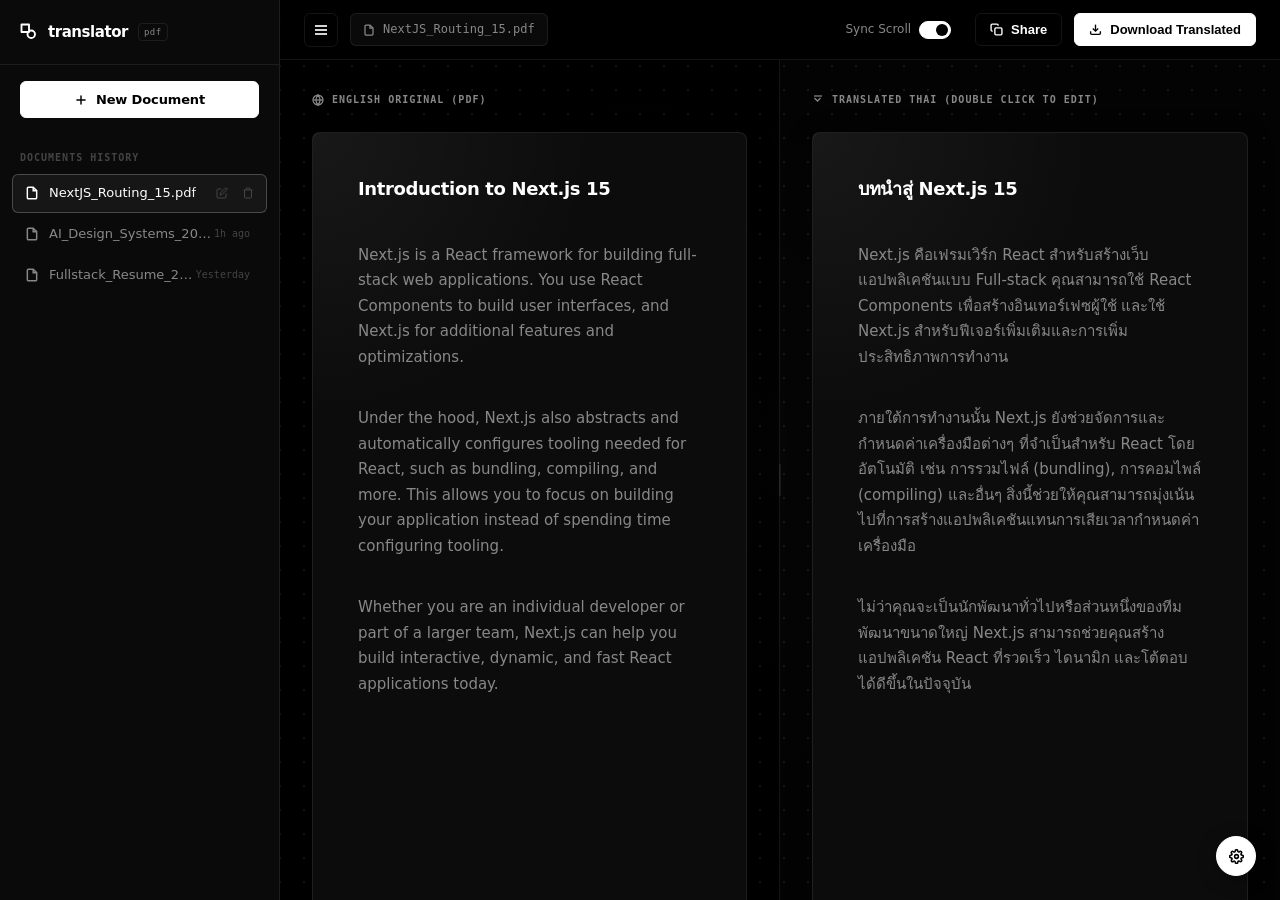
<file: ดีไซน์เว็บแปลภาษา-Translator-PDF/translator-pdf-prototype.html>
<!doctype html>
<html lang="th">
<head>
  <meta charset="utf-8" />
  <meta name="viewport" content="width=device-width, initial-scale=1" />
  <title>translator pdf — Next.js B&W Document Translation System</title>
  <style>
    /* =========================================================================
       DESIGN SYSTEM & BASE STYLING (Next.js Black & White Theme)
       ========================================================================= */
    :root {
      /* Next.js Dark Theme (Default) */
      --bg: #000000;
      --surface-base: #0a0a0a;
      --surface-card: #0c0c0c;
      --surface-hover: #161616;
      
      --fg: #ffffff;
      --fg-muted: #888888;
      --fg-subtle: #444444;
      
      --border: rgba(255, 255, 255, 0.08);
      --border-focus: rgba(255, 255, 255, 0.22);
      
      --accent: #ffffff;
      --accent-hover: #e5e5e5;
      --accent-glow: rgba(255, 255, 255, 0.05);
      
      --font-display: -apple-system, BlinkMacSystemFont, "Geist Sans", "SF Pro Display", system-ui, sans-serif;
      --font-body: -apple-system, BlinkMacSystemFont, "Geist Sans", "SF Pro Text", system-ui, sans-serif;
      --font-mono: "Geist Mono", "SF Mono", ui-monospace, Menlo, monospace;
      
      --sidebar-width: 280px;
      --split-ratio: 50%;
      --transition-smooth: all 0.25s cubic-bezier(0.16, 1, 0.3, 1);
    }

    /* Next.js Light Theme Override */
    body.theme-light {
      --bg: #ffffff;
      --surface-base: #fafafa;
      --surface-card: #ffffff;
      --surface-hover: #f3f4f6;
      
      --fg: #000000;
      --fg-muted: #666666;
      --fg-subtle: #a1a1aa;
      
      --border: rgba(0, 0, 0, 0.08);
      --border-focus: rgba(0, 0, 0, 0.2);
      
      --accent: #000000;
      --accent-hover: #1f1f1f;
      --accent-glow: rgba(0, 0, 0, 0.03);
    }

    * {
      box-sizing: border-box;
      margin: 0;
      padding: 0;
    }

    body {
      background-color: var(--bg);
      color: var(--fg);
      font-family: var(--font-body);
      font-size: 14px;
      line-height: 1.6;
      height: 100vh;
      overflow: hidden;
      display: flex;
      -webkit-font-smoothing: antialiased;
      transition: background-color 0.5s cubic-bezier(0.16, 1, 0.3, 1), color 0.5s cubic-bezier(0.16, 1, 0.3, 1);
      
      /* Subtle Next.js Dot Matrix Grid Pattern */
      background-image: radial-gradient(var(--border) 1px, transparent 1px);
      background-size: 24px 24px;
      background-position: center center;
    }

    /* Premium Universal Transitions */
    .sidebar, .main-header, .document-page-card, .btn-secondary, .btn-primary, .new-btn, .history-item {
      transition: background-color 0.5s cubic-bezier(0.16, 1, 0.3, 1),
                  color 0.5s cubic-bezier(0.16, 1, 0.3, 1),
                  border-color 0.5s cubic-bezier(0.16, 1, 0.3, 1),
                  box-shadow 0.5s cubic-bezier(0.16, 1, 0.3, 1),
                  transform 0.35s cubic-bezier(0.16, 1, 0.3, 1),
                  margin-left 0.35s cubic-bezier(0.16, 1, 0.3, 1);
    }

    /* Glow effect behind the workspace */
    .radial-glow {
      position: absolute;
      top: 50%;
      left: 50%;
      transform: translate(-50%, -50%);
      width: 800px;
      height: 800px;
      background: radial-gradient(circle, rgba(255, 255, 255, 0.015) 0%, transparent 70%);
      pointer-events: none;
      z-index: 0;
      transition: background 0.3s ease;
    }
    
    body.theme-light .radial-glow {
      background: radial-gradient(circle, rgba(0, 0, 0, 0.01) 0%, transparent 70%);
    }

    /* =========================================================================
       LAYOUT ARCHITECTURE
       ========================================================================= */
    .app-container {
      display: flex;
      width: 100%;
      height: 100vh;
      z-index: 1;
      position: relative;
    }

    /* Left Sidebar: Document History Logs (Collapsible) */
    aside.sidebar {
      width: var(--sidebar-width);
      height: 100%;
      background: var(--surface-base);
      border-right: 1px solid var(--border);
      display: flex;
      flex-direction: column;
      flex-shrink: 0;
      transition: transform 0.35s cubic-bezier(0.16, 1, 0.3, 1), margin-left 0.35s cubic-bezier(0.16, 1, 0.3, 1);
      z-index: 100;
      position: relative;
    }

    aside.sidebar.collapsed {
      margin-left: calc(-1 * var(--sidebar-width));
      pointer-events: none;
    }

    /* Middle Section: Main Workspace */
    main.main-content {
      flex: 1;
      display: flex;
      flex-direction: column;
      height: 100%;
      overflow: hidden;
      position: relative;
      background: transparent;
    }

    /* =========================================================================
       SIDEBAR COMPONENTS (AI Chat History Vibe)
       ========================================================================= */
    .sidebar-header {
      padding: 20px;
      border-bottom: 1px solid var(--border);
      display: flex;
      align-items: center;
      justify-content: space-between;
    }

    .brand-logo {
      display: flex;
      align-items: center;
      gap: 10px;
      font-family: var(--font-display);
      font-size: 15px;
      font-weight: 700;
      letter-spacing: -0.03em;
    }

    .brand-logo svg {
      color: var(--fg);
    }

    .brand-logo span.badge {
      font-size: 9px;
      font-family: var(--font-mono);
      background: transparent;
      border: 1px solid var(--border);
      padding: 1px 5px;
      border-radius: 4px;
      color: var(--fg-muted);
      letter-spacing: 0.05em;
      font-weight: 500;
    }

    .new-btn {
      margin: 16px 20px;
      padding: 10px 14px;
      background: var(--fg);
      color: var(--bg);
      border: 1px solid var(--fg);
      border-radius: 6px;
      font-weight: 600;
      font-size: 13px;
      cursor: pointer;
      display: flex;
      align-items: center;
      justify-content: center;
      gap: 8px;
      transition: var(--transition-smooth);
      font-family: var(--font-display);
      letter-spacing: -0.01em;
    }

    .new-btn:hover {
      background: transparent;
      color: var(--fg);
      border-color: var(--border-focus);
    }

    .history-section {
      flex: 1;
      overflow-y: auto;
      padding: 0 12px 16px 12px;
    }

    /* Custom thin scrollbar matching Next.js */
    .history-section::-webkit-scrollbar,
    .pane::-webkit-scrollbar {
      width: 5px;
      height: 5px;
    }

    .history-section::-webkit-scrollbar-track,
    .pane::-webkit-scrollbar-track {
      background: transparent;
    }

    .history-section::-webkit-scrollbar-thumb,
    .pane::-webkit-scrollbar-thumb {
      background: var(--border);
      border-radius: 99px;
    }

    .history-section::-webkit-scrollbar-thumb:hover,
    .pane::-webkit-scrollbar-thumb:hover {
      background: var(--border-focus);
    }

    .history-group-title {
      font-family: var(--font-mono);
      font-size: 10px;
      color: var(--fg-subtle);
      margin: 16px 8px 8px 8px;
      text-transform: uppercase;
      letter-spacing: 0.1em;
      font-weight: 600;
    }

    .history-item {
      display: flex;
      align-items: center;
      justify-content: space-between;
      padding: 8px 12px;
      border-radius: 6px;
      cursor: pointer;
      transition: var(--transition-smooth);
      margin-bottom: 2px;
      border: 1px solid transparent;
      position: relative;
      group-hover: show-actions;
    }

    .history-item:hover {
      background: var(--surface-hover);
      border-color: var(--border);
    }

    .history-item.active {
      background: var(--surface-hover);
      border-color: var(--border-focus);
    }

    .history-item-info {
      display: flex;
      align-items: center;
      gap: 10px;
      min-width: 0;
      flex: 1;
    }

    .history-item-icon {
      color: var(--fg-muted);
      flex-shrink: 0;
      transition: var(--transition-smooth);
    }

    .history-item.active .history-item-icon {
      color: var(--fg);
    }

    .history-item-title {
      white-space: nowrap;
      overflow: hidden;
      text-overflow: ellipsis;
      font-weight: 500;
      font-size: 13px;
      color: var(--fg-muted);
      transition: var(--transition-smooth);
    }

    .history-item.active .history-item-title,
    .history-item:hover .history-item-title {
      color: var(--fg);
    }

    /* Item actions visible on hover */
    .history-item-actions {
      display: flex;
      align-items: center;
      gap: 6px;
      opacity: 0;
      transform: translateX(8px);
      transition: opacity 0.2s cubic-bezier(0.16, 1, 0.3, 1), 
                  transform 0.2s cubic-bezier(0.16, 1, 0.3, 1);
      position: absolute;
      right: 8px;
      background: linear-gradient(90deg, transparent 0%, var(--surface-hover) 30%, var(--surface-hover) 100%);
      padding-left: 20px;
      height: 100%;
      top: 0;
      border-top-right-radius: 6px;
      border-bottom-right-radius: 6px;
    }

    .history-item:hover .history-item-actions,
    .history-item.active .history-item-actions {
      opacity: 1;
      transform: translateX(0);
    }

    .action-btn {
      background: transparent;
      border: 0;
      color: var(--fg-subtle);
      cursor: pointer;
      display: grid;
      place-items: center;
      padding: 4px;
      border-radius: 4px;
      transition: var(--transition-smooth);
    }

    .action-btn:hover {
      color: var(--fg);
      background: rgba(255, 255, 255, 0.1);
    }
    
    body.theme-light .action-btn:hover {
      background: rgba(0, 0, 0, 0.05);
    }

    .history-item-meta {
      font-family: var(--font-mono);
      font-size: 10px;
      color: var(--fg-subtle);
      flex-shrink: 0;
      margin-right: 4px;
    }

    .history-item:hover .history-item-meta {
      opacity: 0; /* Hide timestamp when action buttons show */
    }

    .history-item-input {
      background: transparent;
      border: 0;
      outline: none;
      color: var(--fg);
      font-family: var(--font-body);
      font-size: 13px;
      font-weight: 500;
      width: 100%;
      padding: 0;
    }

    .sidebar-footer {
      padding: 16px 20px;
      border-top: 1px solid var(--border);
      display: flex;
      align-items: center;
      gap: 12px;
      background: rgba(10, 10, 10, 0.2);
    }

    .user-avatar {
      width: 32px;
      height: 32px;
      border-radius: 50%;
      background: var(--surface-hover);
      border: 1px solid var(--border);
      display: flex;
      align-items: center;
      justify-content: center;
      color: var(--fg);
      font-family: var(--font-mono);
      font-size: 11px;
      font-weight: 600;
    }

    .user-info {
      min-width: 0;
    }

    .user-name {
      font-weight: 600;
      font-size: 13px;
      white-space: nowrap;
      overflow: hidden;
      text-overflow: ellipsis;
      letter-spacing: -0.01em;
    }

    .user-plan {
      font-size: 10px;
      color: var(--fg-muted);
      font-family: var(--font-mono);
      display: flex;
      align-items: center;
      gap: 4px;
    }

    .user-plan::before {
      content: '';
      display: inline-block;
      width: 6px;
      height: 6px;
      border-radius: 50%;
      background: #10b981; /* Live green badge */
    }

    /* =========================================================================
       MAIN CONTENT COMPONENTS (Header & States)
       ========================================================================= */
    .main-header {
      height: 60px;
      border-bottom: 1px solid var(--border);
      display: flex;
      align-items: center;
      justify-content: space-between;
      padding: 0 24px;
      background: rgba(0, 0, 0, 0.3);
      backdrop-filter: blur(12px);
      -webkit-backdrop-filter: blur(12px);
      z-index: 10;
    }

    body.theme-light .main-header {
      background: rgba(255, 255, 255, 0.3);
    }

    .header-left {
      display: flex;
      align-items: center;
      gap: 12px;
    }

    .menu-toggle-btn {
      background: transparent;
      border: 1px solid var(--border);
      color: var(--fg);
      cursor: pointer;
      display: flex;
      align-items: center;
      justify-content: center;
      width: 34px;
      height: 34px;
      border-radius: 6px;
      transition: var(--transition-smooth);
    }

    .menu-toggle-btn:hover {
      background: var(--surface-hover);
      border-color: var(--border-focus);
    }

    .document-title-badge {
      font-family: var(--font-mono);
      font-size: 12px;
      background: var(--surface-base);
      border: 1px solid var(--border);
      padding: 6px 12px;
      border-radius: 6px;
      color: var(--fg-muted);
      display: flex;
      align-items: center;
      gap: 8px;
      font-weight: 500;
    }

    .header-actions {
      display: flex;
      align-items: center;
      gap: 12px;
    }

    /* Sync Scroll Switch style */
    .sync-toggle-container {
      display: flex;
      align-items: center;
      gap: 8px;
      margin-right: 12px;
      font-size: 12px;
      color: var(--fg-muted);
      font-weight: 500;
    }

    .switch {
      position: relative;
      display: inline-block;
      width: 32px;
      height: 18px;
    }

    .switch input {
      opacity: 0;
      width: 0;
      height: 0;
    }

    .slider-round {
      position: absolute;
      cursor: pointer;
      inset: 0;
      background-color: var(--surface-hover);
      border: 1px solid var(--border);
      transition: .2s;
      border-radius: 34px;
    }

    .slider-round:before {
      position: absolute;
      content: "";
      height: 12px;
      width: 12px;
      left: 2px;
      bottom: 2px;
      background-color: var(--fg-muted);
      transition: .2s;
      border-radius: 50%;
    }

    input:checked + .slider-round {
      background-color: var(--fg);
      border-color: var(--fg);
    }

    input:checked + .slider-round:before {
      transform: translateX(14px);
      background-color: var(--bg);
    }

    .btn-secondary {
      background: transparent;
      color: var(--fg);
      border: 1px solid var(--border);
      padding: 8px 14px;
      border-radius: 6px;
      cursor: pointer;
      display: flex;
      align-items: center;
      gap: 8px;
      font-weight: 600;
      font-size: 13px;
      transition: var(--transition-smooth);
    }

    .btn-secondary:hover {
      background: var(--surface-hover);
      border-color: var(--border-focus);
    }

    .btn-primary {
      background: var(--fg);
      color: var(--bg);
      border: 1px solid var(--fg);
      padding: 8px 14px;
      border-radius: 6px;
      cursor: pointer;
      display: flex;
      align-items: center;
      gap: 8px;
      font-weight: 600;
      font-size: 13px;
      transition: var(--transition-smooth);
    }

    .btn-primary:hover {
      background: transparent;
      color: var(--fg);
      border-color: var(--border-focus);
    }

    /* Workspace Content Frame */
    .workspace-area {
      flex: 1;
      position: relative;
      overflow: hidden;
    }

    /* =========================================================================
       STATE 1: FILE UPLOAD SCREEN
       ========================================================================= */
    .state-upload {
      display: flex;
      flex-direction: column;
      align-items: center;
      justify-content: center;
      height: 100%;
      padding: 40px;
      text-align: center;
      animation: fadeIn 0.4s ease;
    }

    .upload-container {
      width: 100%;
      max-width: 580px;
      background: rgba(10, 10, 10, 0.4);
      border: 1px dashed var(--border);
      border-radius: 12px;
      padding: 80px 40px;
      cursor: pointer;
      transition: var(--transition-smooth);
      position: relative;
      overflow: hidden;
    }

    body.theme-light .upload-container {
      background: rgba(255, 255, 255, 0.6);
    }

    .upload-container:hover, .upload-container.dragover {
      border-color: var(--fg);
      background: var(--surface-base);
    }

    .upload-icon-wrapper {
      width: 54px;
      height: 54px;
      border-radius: 8px;
      background: var(--surface-hover);
      border: 1px solid var(--border);
      display: grid;
      place-items: center;
      margin: 0 auto 24px auto;
      color: var(--fg-muted);
      transition: var(--transition-smooth);
    }

    .upload-container:hover .upload-icon-wrapper,
    .upload-container.dragover .upload-icon-wrapper {
      color: var(--fg);
      border-color: var(--border-focus);
      transform: translateY(-2px);
    }

    .upload-title {
      font-family: var(--font-display);
      font-size: 16px;
      font-weight: 600;
      margin-bottom: 8px;
      letter-spacing: -0.02em;
    }

    .upload-desc {
      color: var(--fg-muted);
      margin-bottom: 24px;
      font-size: 13px;
    }

    .file-limits {
      font-family: var(--font-mono);
      font-size: 10px;
      color: var(--fg-subtle);
      letter-spacing: 0.05em;
    }

    /* =========================================================================
       STATE 2: PROCESSING / TRANSLATION STEPS
       ========================================================================= */
    .state-processing {
      display: none;
      flex-direction: column;
      align-items: center;
      justify-content: center;
      height: 100%;
      padding: 40px;
      animation: fadeIn 0.3s ease;
    }

    .progress-box {
      width: 100%;
      max-width: 420px;
      background: var(--surface-base);
      border: 1px solid var(--border);
      border-radius: 12px;
      padding: 32px;
    }

    .progress-title {
      font-family: var(--font-display);
      font-size: 15px;
      font-weight: 600;
      margin-bottom: 24px;
      text-align: center;
      letter-spacing: -0.01em;
    }

    .progress-steps {
      display: flex;
      flex-direction: column;
      gap: 16px;
    }

    .step-item {
      display: flex;
      align-items: center;
      gap: 14px;
      color: var(--fg-subtle);
      transition: var(--transition-smooth);
    }

    .step-item.active {
      color: var(--fg);
    }

    .step-item.completed {
      color: var(--fg-muted);
    }

    .step-dot {
      width: 20px;
      height: 20px;
      border-radius: 50%;
      border: 1.5px solid var(--border);
      display: grid;
      place-items: center;
      font-size: 10px;
      font-family: var(--font-mono);
      font-weight: 600;
      flex-shrink: 0;
      transition: var(--transition-smooth);
    }

    .step-item.active .step-dot {
      border-color: var(--fg);
      background: var(--bg);
      position: relative;
    }

    .step-item.active .step-dot::after {
      content: '';
      width: 6px;
      height: 6px;
      background: var(--fg);
      border-radius: 50%;
    }

    .step-item.completed .step-dot {
      background: var(--fg);
      border-color: var(--fg);
      color: var(--bg);
    }

    .progress-bar-bg {
      height: 2px;
      background: var(--border);
      border-radius: 2px;
      margin-top: 24px;
      overflow: hidden;
    }

    .progress-bar-fill {
      height: 100%;
      width: 0%;
      background: var(--fg);
      border-radius: 2px;
      transition: width 0.3s ease;
    }

    /* =========================================================================
       STATE 3: WORKSPACE SPLIT PANES
       ========================================================================= */
    .state-workspace {
      display: none;
      height: 100%;
      width: 100%;
      animation: fadeIn 0.4s ease;
    }

    .split-pane-container {
      display: flex;
      height: 100%;
      width: 100%;
      position: relative;
    }

    .pane {
      height: 100%;
      overflow-y: auto;
      padding: 32px;
      display: flex;
      flex-direction: column;
      scroll-behavior: auto; /* Required for fast sync scrolling */
    }

    .pane-left {
      width: var(--split-ratio);
      border-right: 1px solid var(--border);
      background: transparent;
    }

    .pane-right {
      width: calc(100% - var(--split-ratio));
      background: rgba(255, 255, 255, 0.01);
    }
    
    body.theme-light .pane-right {
      background: rgba(0, 0, 0, 0.005);
    }

    .pane-header-title {
      font-family: var(--font-mono);
      font-size: 10px;
      color: var(--fg-muted);
      text-transform: uppercase;
      letter-spacing: 0.1em;
      margin-bottom: 24px;
      display: flex;
      align-items: center;
      gap: 8px;
      font-weight: 600;
    }

    .document-page-card {
      background-color: var(--surface-card);
      background-image: radial-gradient(
        350px circle at var(--mouse-x, 0px) var(--mouse-y, 0px),
        var(--accent-glow) 0%,
        transparent 80%
      );
      background-repeat: no-repeat;
      border: 1px solid var(--border);
      border-radius: 8px;
      padding: 32px;
      min-height: 100%;
      box-shadow: 0 4px 30px rgba(0, 0, 0, 0.15);
      font-family: var(--font-body);
      font-size: 15px;
      color: var(--fg-muted);
      line-height: 1.7;
      position: relative;
      transition: border-color 0.3s ease, background-color 0.4s ease;
    }
    
    body.theme-light .document-page-card {
      box-shadow: 0 4px 30px rgba(0, 0, 0, 0.02);
    }

    /* Skeleton Loading & Text Reveal Animations */
    .skeleton-wrapper {
      width: 100%;
      display: flex;
      flex-direction: column;
      gap: 16px;
      padding: 12px;
      animation: fadeIn 0.3s ease;
    }

    .skeleton-line {
      height: 14px;
      background: linear-gradient(90deg, var(--border) 25%, var(--surface-hover) 50%, var(--border) 75%);
      background-size: 200% 100%;
      animation: skeleton-shimmer 1.5s infinite linear;
      border-radius: 4px;
      width: 100%;
    }

    .skeleton-line.heading {
      height: 22px;
      width: 45%;
      margin-bottom: 8px;
    }

    .skeleton-line.short {
      width: 60%;
    }

    @keyframes skeleton-shimmer {
      0% { background-position: 200% 0; }
      100% { background-position: -200% 0; }
    }

    .para-block.revealing {
      animation: text-reveal 0.6s cubic-bezier(0.16, 1, 0.3, 1) forwards;
      opacity: 0;
    }

    @keyframes text-reveal {
      from {
        opacity: 0;
        transform: translateY(8px);
        filter: blur(4px);
      }
      to {
        opacity: 1;
        transform: translateY(0);
        filter: blur(0);
      }
    }

    /* Drag over grid glow */
    .upload-glow-grid {
      position: absolute;
      inset: 0;
      background-image: 
        radial-gradient(circle 200px at var(--mouse-x, 0px) var(--mouse-y, 0px), var(--border-focus), transparent 80%),
        radial-gradient(var(--border) 1px, transparent 1px);
      background-size: 100% 100%, 20px 20px;
      opacity: 0.1;
      z-index: 1;
      pointer-events: none;
      transition: opacity 0.3s ease, background-size 0.3s ease;
    }
    
    .upload-container:hover .upload-glow-grid,
    .upload-container.dragover .upload-glow-grid {
      opacity: 0.35;
      background-size: 100% 100%, 24px 24px;
    }

    .document-page-card h3 {
      font-family: var(--font-display);
      font-size: 18px;
      font-weight: 600;
      color: var(--fg);
      margin-bottom: 20px;
      letter-spacing: -0.02em;
    }

    .document-page-card p {
      margin-bottom: 18px;
    }

    /* Paragraph Sync & Highlight Styles */
    .para-block {
      padding: 8px 12px;
      border-radius: 6px;
      border: 1px solid transparent;
      transition: color 0.15s ease-out, opacity 0.15s ease-out;
      cursor: pointer;
      position: relative;
      z-index: 2; /* Sit above highlight tracker */
    }
    
    .para-highlight-tracker {
      position: absolute;
      background: var(--surface-hover);
      border: 1px solid var(--border-focus);
      border-radius: 6px;
      pointer-events: none;
      opacity: 0;
      transition: top 0.2s cubic-bezier(0.16, 1, 0.3, 1), 
                  left 0.2s cubic-bezier(0.16, 1, 0.3, 1), 
                  width 0.2s cubic-bezier(0.16, 1, 0.3, 1), 
                  height 0.2s cubic-bezier(0.16, 1, 0.3, 1), 
                  opacity 0.2s ease;
      z-index: 1;
    }

    /* Edit Trigger Indicator */
    .para-block .edit-indicator {
      position: absolute;
      right: 12px;
      top: 50%;
      transform: translateY(-50%);
      opacity: 0;
      transition: opacity 0.2s ease;
      color: var(--fg-subtle);
    }

    .para-block:hover .edit-indicator {
      opacity: 1;
    }

    /* Inline Textarea Editor Mode */
    .para-editor {
      width: 100%;
      min-height: 80px;
      background: var(--surface-hover);
      color: var(--fg);
      border: 1px solid var(--border-focus);
      border-radius: 6px;
      padding: 8px 12px;
      font-family: var(--font-body);
      font-size: 15px;
      line-height: 1.7;
      outline: none;
      resize: vertical;
      margin-bottom: 12px;
    }

    .editor-actions {
      display: flex;
      justify-content: flex-end;
      gap: 8px;
      margin-bottom: 18px;
      margin-top: -8px;
    }

    .btn-xs {
      padding: 4px 8px;
      font-size: 11px;
      border-radius: 4px;
      font-weight: 600;
      cursor: pointer;
      display: inline-flex;
      align-items: center;
      gap: 4px;
    }

    .btn-xs.save {
      background: var(--fg);
      color: var(--bg);
      border: 1px solid var(--fg);
    }

    .btn-xs.cancel {
      background: transparent;
      color: var(--fg-muted);
      border: 1px solid var(--border);
    }

    .btn-xs:hover {
      opacity: 0.9;
    }

    /* Split Resize Bar */
    .split-resizer {
      position: absolute;
      top: 0;
      bottom: 0;
      left: calc(var(--split-ratio) - 4px);
      width: 8px;
      cursor: col-resize;
      z-index: 100;
      transition: background 0.15s;
    }

    .split-resizer:hover, .split-resizer.dragging {
      background: var(--surface-hover);
    }

    .split-resizer::after {
      content: '';
      position: absolute;
      top: 50%;
      left: 3px;
      transform: translateY(-50%);
      width: 2px;
      height: 32px;
      background: var(--border);
      border-radius: 1px;
      transition: var(--transition-smooth);
    }

    .split-resizer:hover::after, .split-resizer.dragging::after {
      background: var(--fg);
      height: 48px;
    }

    /* =========================================================================
       TWEAKS CONFIGURATION PANEL (Customizer)
       ========================================================================= */
    .tweaks-panel {
      position: fixed;
      bottom: 24px;
      right: 24px;
      z-index: 1000;
      font-family: var(--font-body);
    }

    .tweaks-trigger {
      width: 40px;
      height: 40px;
      border-radius: 50%;
      background: var(--fg);
      color: var(--bg);
      border: 1px solid var(--fg);
      cursor: pointer;
      box-shadow: 0 4px 20px rgba(0, 0, 0, 0.3);
      display: grid;
      place-items: center;
      transition: var(--transition-smooth);
    }

    body.theme-light .tweaks-trigger {
      box-shadow: 0 4px 20px rgba(0, 0, 0, 0.1);
    }

    .tweaks-trigger:hover {
      transform: rotate(30deg) scale(1.05);
    }

    .tweaks-content {
      position: absolute;
      bottom: 52px;
      right: 0;
      width: 280px;
      background: var(--surface-base);
      border: 1px solid var(--border);
      border-radius: 8px;
      padding: 20px;
      box-shadow: 0 10px 40px rgba(0, 0, 0, 0.4);
      display: none;
      flex-direction: column;
      gap: 16px;
      backdrop-filter: blur(16px);
      -webkit-backdrop-filter: blur(16px);
    }

    .tweaks-content.show {
      display: flex;
    }

    .tweak-title {
      font-family: var(--font-display);
      font-size: 13px;
      font-weight: 700;
      color: var(--fg);
      border-bottom: 1px solid var(--border);
      padding-bottom: 8px;
      letter-spacing: -0.01em;
    }

    .tweak-group {
      display: flex;
      flex-direction: column;
      gap: 8px;
    }

    .tweak-label {
      font-family: var(--font-mono);
      font-size: 10px;
      color: var(--fg-muted);
      text-transform: uppercase;
      display: flex;
      justify-content: space-between;
      font-weight: 600;
    }

    .tweak-theme-row {
      display: flex;
      gap: 8px;
    }

    .tweak-theme-btn {
      flex: 1;
      height: 28px;
      border-radius: 4px;
      border: 1px solid var(--border);
      background: transparent;
      cursor: pointer;
      font-size: 11px;
      font-weight: 600;
      color: var(--fg-muted);
      transition: var(--transition-smooth);
    }

    .tweak-theme-btn.active {
      border-color: var(--fg);
      background: var(--surface-hover);
      color: var(--fg);
    }

    .tweak-slider {
      width: 100%;
      height: 2px;
      background: var(--border);
      border-radius: 2px;
      outline: none;
      -webkit-appearance: none;
      cursor: pointer;
    }

    .tweak-slider::-webkit-slider-thumb {
      -webkit-appearance: none;
      width: 10px;
      height: 10px;
      border-radius: 50%;
      background: var(--fg);
      cursor: pointer;
      transition: transform 0.1s;
    }

    .tweak-slider::-webkit-slider-thumb:hover {
      transform: scale(1.3);
    }

    /* Notification Toast */
    .toast {
      position: fixed;
      bottom: 24px;
      left: 50%;
      transform: translateX(-50%) translateY(100px);
      background: var(--surface-base);
      border: 1px solid var(--border);
      color: var(--fg);
      padding: 10px 18px;
      border-radius: 6px;
      box-shadow: 0 10px 30px rgba(0, 0, 0, 0.2);
      font-family: var(--font-body);
      font-size: 13px;
      font-weight: 500;
      z-index: 2000;
      transition: transform 0.3s cubic-bezier(0.16, 1, 0.3, 1);
      display: flex;
      align-items: center;
      gap: 8px;
    }

    .toast.show {
      transform: translateX(-50%) translateY(0);
    }

    /* =========================================================================
       ANIMATIONS
       ========================================================================= */
    @keyframes fadeIn {
      from { opacity: 0; transform: translateY(4px); }
      to { opacity: 1; transform: translateY(0); }
    }

    /* Mouse Glow Light Spotlight */
    .glow-card-target {
      position: relative;
    }

    .glow-card-target::before {
      content: '';
      position: absolute;
      inset: -1px;
      border-radius: 9px;
      background: radial-gradient(
        220px circle at var(--mouse-x, 0px) var(--mouse-y, 0px),
        var(--border-focus) 0%,
        transparent 70%
      );
      z-index: -1;
      opacity: 0;
      transition: opacity 0.3s ease;
      pointer-events: none;
    }

    .glow-card-target:hover::before {
      opacity: 1;
    }

    /* Responsive Mobile Layout */
    @media (max-width: 768px) {
      .app-container {
        flex-direction: column;
      }
      
      aside.sidebar {
        width: 100%;
        height: 56px;
        flex-direction: row;
        border-right: 0;
        border-bottom: 1px solid var(--border);
        align-items: center;
        padding: 0 16px;
      }
      
      aside.sidebar.collapsed {
        margin-left: 0;
        transform: translateY(-56px);
        height: 0;
        overflow: hidden;
      }
      
      .sidebar-header {
        padding: 0;
        border-bottom: 0;
      }
      
      .new-btn, .history-section, .sidebar-footer {
        display: none;
      }
      
      .split-pane-container {
        flex-direction: column;
      }
      
      .pane {
        width: 100% !important;
        height: 50% !important;
        padding: 16px;
      }
      
      .pane-left {
        border-right: 0;
        border-bottom: 1px solid var(--border);
      }
      
      .split-resizer {
        display: none;
      }
    }
  </style>
</head>
<body class="theme-dark">

  <div class="radial-glow"></div>

  <div class="app-container">

    <!-- SIDEBAR: Chat-like Document History -->
    <aside class="sidebar" id="sidebar-pane" data-od-id="sidebar-container">
      <div class="sidebar-header" data-od-id="sidebar-header">
        <div class="brand-logo">
          <!-- Next.js logo-like design -->
          <svg width="18" height="18" viewBox="0 0 24 24" fill="none" stroke="currentColor" stroke-width="2.5" stroke-linecap="round" stroke-linejoin="round"><path d="M12 2H2v10h10V2z"/><circle cx="15" cy="15" r="5"/></svg>
          translator <span class="badge">pdf</span>
        </div>
      </div>

      <button class="new-btn" id="new-doc-btn" data-od-id="new-document-button" onclick="resetToUpload()">
        <svg width="14" height="14" viewBox="0 0 24 24" fill="none" stroke="currentColor" stroke-width="2.5" stroke-linecap="round" stroke-linejoin="round"><line x1="12" y1="5" x2="12" y2="19"/><line x1="5" y1="12" x2="19" y2="12"/></svg>
        New Document
      </button>

      <div class="history-section" id="history-scroller" data-od-id="history-list">
        <div class="history-group-title">Documents History</div>
        
        <div class="history-group" id="history-group-container">
          <!-- Active Doc -->
          <div class="history-item active" id="item-nextjs" onclick="loadMockDocument('nextjs-routing', 'item-nextjs')" data-od-id="history-item-nextjs">
            <div class="history-item-info">
              <svg class="history-item-icon" width="14" height="14" viewBox="0 0 24 24" fill="none" stroke="currentColor" stroke-width="2.5"><path d="M14 2H6a2 2 0 0 0-2 2v16a2 2 0 0 0 2 2h12a2 2 0 0 0 2-2V8z"/><polyline points="14 2 14 8 20 8"/></svg>
              <span class="history-item-title" id="title-nextjs">NextJS_Routing_15.pdf</span>
            </div>
            <span class="history-item-meta">5m ago</span>
            <div class="history-item-actions">
              <button class="action-btn" onclick="renameDocument(event, 'nextjs')" title="Rename document">
                <svg width="12" height="12" viewBox="0 0 24 24" fill="none" stroke="currentColor" stroke-width="2"><path d="M11 4H4a2 2 0 0 0-2 2v14a2 2 0 0 0 2 2h14a2 2 0 0 0 2-2v-7"/><path d="M18.5 2.5a2.121 2.121 0 1 1 3 3L12 15l-4 1 1-4z"/></svg>
              </button>
              <button class="action-btn" onclick="deleteDocument(event, 'item-nextjs')" title="Delete entry">
                <svg width="12" height="12" viewBox="0 0 24 24" fill="none" stroke="currentColor" stroke-width="2"><polyline points="3 6 5 6 21 6"/><path d="M19 6v14a2 2 0 0 1-2 2H7a2 2 0 0 1-2-2V6m3 0V4a2 2 0 0 1 2-2h4a2 2 0 0 1 2 2v2"/></svg>
              </button>
            </div>
          </div>

          <!-- Other Mock Doc -->
          <div class="history-item" id="item-ai" onclick="loadMockDocument('ai-impact', 'item-ai')" data-od-id="history-item-ai">
            <div class="history-item-info">
              <svg class="history-item-icon" width="14" height="14" viewBox="0 0 24 24" fill="none" stroke="currentColor" stroke-width="2.5"><path d="M14 2H6a2 2 0 0 0-2 2v16a2 2 0 0 0 2 2h12a2 2 0 0 0 2-2V8z"/><polyline points="14 2 14 8 20 8"/></svg>
              <span class="history-item-title" id="title-ai">AI_Design_Systems_2026.pdf</span>
            </div>
            <span class="history-item-meta">1h ago</span>
            <div class="history-item-actions">
              <button class="action-btn" onclick="renameDocument(event, 'ai')" title="Rename document">
                <svg width="12" height="12" viewBox="0 0 24 24" fill="none" stroke="currentColor" stroke-width="2"><path d="M11 4H4a2 2 0 0 0-2 2v14a2 2 0 0 0 2 2h14a2 2 0 0 0 2-2v-7"/><path d="M18.5 2.5a2.121 2.121 0 1 1 3 3L12 15l-4 1 1-4z"/></svg>
              </button>
              <button class="action-btn" onclick="deleteDocument(event, 'item-ai')" title="Delete entry">
                <svg width="12" height="12" viewBox="0 0 24 24" fill="none" stroke="currentColor" stroke-width="2"><polyline points="3 6 5 6 21 6"/><path d="M19 6v14a2 2 0 0 1-2 2H7a2 2 0 0 1-2-2V6m3 0V4a2 2 0 0 1 2-2h4a2 2 0 0 1 2 2v2"/></svg>
              </button>
            </div>
          </div>

          <!-- Other Mock Doc -->
          <div class="history-item" id="item-resume" onclick="loadMockDocument('developer-resume', 'item-resume')" data-od-id="history-item-resume">
            <div class="history-item-info">
              <svg class="history-item-icon" width="14" height="14" viewBox="0 0 24 24" fill="none" stroke="currentColor" stroke-width="2.5"><path d="M14 2H6a2 2 0 0 0-2 2v16a2 2 0 0 0 2 2h12a2 2 0 0 0 2-2V8z"/><polyline points="14 2 14 8 20 8"/></svg>
              <span class="history-item-title" id="title-resume">Fullstack_Resume_2026.pdf</span>
            </div>
            <span class="history-item-meta">Yesterday</span>
            <div class="history-item-actions">
              <button class="action-btn" onclick="renameDocument(event, 'resume')" title="Rename document">
                <svg width="12" height="12" viewBox="0 0 24 24" fill="none" stroke="currentColor" stroke-width="2"><path d="M11 4H4a2 2 0 0 0-2 2v14a2 2 0 0 0 2 2h14a2 2 0 0 0 2-2v-7"/><path d="M18.5 2.5a2.121 2.121 0 1 1 3 3L12 15l-4 1 1-4z"/></svg>
              </button>
              <button class="action-btn" onclick="deleteDocument(event, 'item-resume')" title="Delete entry">
                <svg width="12" height="12" viewBox="0 0 24 24" fill="none" stroke="currentColor" stroke-width="2"><polyline points="3 6 5 6 21 6"/><path d="M19 6v14a2 2 0 0 1-2 2H7a2 2 0 0 1-2-2V6m3 0V4a2 2 0 0 1 2-2h4a2 2 0 0 1 2 2v2"/></svg>
              </button>
            </div>
          </div>
        </div>
      </div>

      <!-- User footer removed at user request -->
    </aside>

    <!-- MAIN WORKSPACE -->
    <main class="main-content" data-od-id="main-workspace">
      
      <!-- Workspace Header -->
      <header class="main-header" data-od-id="workspace-header">
        <div class="header-left">
          <button class="menu-toggle-btn" id="sidebar-toggle-btn" onclick="toggleSidebar()" title="Toggle Sidebar">
            <svg width="16" height="16" viewBox="0 0 24 24" fill="none" stroke="currentColor" stroke-width="2.5"><line x1="3" y1="12" x2="21" y2="12"/><line x1="3" y1="6" x2="21" y2="6"/><line x1="3" y1="18" x2="21" y2="18"/></svg>
          </button>
          <div class="document-title-badge" id="active-doc-badge">
            <svg width="12" height="12" viewBox="0 0 24 24" fill="none" stroke="currentColor" stroke-width="2.5"><path d="M14 2H6a2 2 0 0 0-2 2v16a2 2 0 0 0 2 2h12a2 2 0 0 0 2-2V8z"/><polyline points="14 2 14 8 20 8"/></svg>
            <span id="header-doc-name">NextJS_Routing_15.pdf</span>
          </div>
        </div>
        
        <div class="header-actions">
          <!-- Scroll Sync Control Toggle -->
          <div class="sync-toggle-container">
            <span>Sync Scroll</span>
            <label class="switch">
              <input type="checkbox" id="sync-scroll-toggle" checked onchange="toggleScrollSync(this.checked)">
              <span class="slider-round"></span>
            </label>
          </div>

          <button class="btn-secondary" onclick="showToast('Copied original link to clipboard')">
            <svg width="13" height="13" viewBox="0 0 24 24" fill="none" stroke="currentColor" stroke-width="2.5"><rect x="9" y="9" width="13" height="13" rx="2" ry="2"/><path d="M5 15H4a2 2 0 0 1-2-2V4a2 2 0 0 1 2-2h9a2 2 0 0 1 2 2v1"/></svg>
            Share
          </button>
          <button class="btn-primary" onclick="showToast('Generating high-quality Thai translation PDF...')">
            <svg width="13" height="13" viewBox="0 0 24 24" fill="none" stroke="currentColor" stroke-width="2.5"><path d="M21 15v4a2 2 0 0 1-2 2H5a2 2 0 0 1-2-2v-4"/><polyline points="7 10 12 15 17 10"/><line x1="12" y1="15" x2="12" y2="3"/></svg>
            Download Translated
          </button>
        </div>
      </header>

      <div class="workspace-area">

        <!-- STATE 1: UPLOAD AREA (Drag & Drop Zone) -->
        <div class="state-upload" id="upload-screen" style="display: none;">
          <div class="upload-container glow-card-target" id="drop-zone" data-od-id="upload-dropzone">
            <div class="upload-glow-grid"></div>
            <div class="upload-icon-wrapper" style="position: relative; z-index: 2;">
              <svg width="24" height="24" viewBox="0 0 24 24" fill="none" stroke="currentColor" stroke-width="2"><path d="M21 15v4a2 2 0 0 1-2 2H5a2 2 0 0 1-2-2v-4"/><polyline points="17 8 12 3 7 8"/><line x1="12" y1="3" x2="12" y2="15"/></svg>
            </div>
            <h2 class="upload-title" style="position: relative; z-index: 2;">Drop your English PDF document here</h2>
            <p class="upload-desc" style="position: relative; z-index: 2;">Or click to select a file from your device files.</p>
            <div class="file-limits" style="position: relative; z-index: 2;">MAX 64MB • EN &rarr; TH PARALLEL TRANSLATION</div>
          </div>
        </div>

        <!-- STATE 2: LOADING / PROCESSING -->
        <div class="state-processing" id="processing-screen">
          <div class="progress-box" data-od-id="progress-indicator">
            <div class="progress-title">Translating PDF Document</div>
            <div class="progress-steps">
              <div class="step-item completed" id="step-1">
                <div class="step-dot">✓</div>
                <span>Parsing document layout structures</span>
              </div>
              <div class="step-item active" id="step-2">
                <div class="step-dot"></div>
                <span>Translating blocks to Thai</span>
              </div>
              <div class="step-item" id="step-3">
                <div class="step-dot"></div>
                <span>Constructing side-by-side view</span>
              </div>
            </div>
            <div class="progress-bar-bg">
              <div class="progress-bar-fill" id="progress-bar"></div>
            </div>
          </div>
        </div>

        <!-- STATE 3: WORKSPACE SPLIT PANES (Translation PDF view) -->
        <div class="state-workspace" id="split-screen" style="display: flex;">
          <div class="split-pane-container">
            
            <!-- Left Pane: Original English PDF -->
            <div class="pane pane-left" id="pane-left" data-od-id="original-english-pane">
              <div class="pane-header-title">
                <svg width="12" height="12" viewBox="0 0 24 24" fill="none" stroke="currentColor" stroke-width="2.5"><circle cx="12" cy="12" r="10"/><line x1="2" y1="12" x2="22" y2="12"/><path d="M12 2a15.3 15.3 0 0 1 4 10 15.3 15.3 0 0 1-4 10 15.3 15.3 0 0 1-4-10 15.3 15.3 0 0 1 4-10z"/></svg>
                English Original (PDF)
              </div>
              
              <div class="document-page-card glow-card-target" id="doc-card-en">
                <div class="para-highlight-tracker" id="en-highlight-tracker"></div>
                <!-- Initial document values -->
                <h3 class="para-block" data-para-id="1">Introduction to Next.js 15</h3>
                <p class="para-block" data-para-id="2">Next.js is a React framework for building full-stack web applications. You use React Components to build user interfaces, and Next.js for additional features and optimizations.</p>
                <p class="para-block" data-para-id="3">Under the hood, Next.js also abstracts and automatically configures tooling needed for React, such as bundling, compiling, and more. This allows you to focus on building your application instead of spending time configuring tooling.</p>
                <p class="para-block" data-para-id="4">Whether you are an individual developer or part of a larger team, Next.js can help you build interactive, dynamic, and fast React applications today.</p>
              </div>
            </div>

            <!-- Resize Splitter handle -->
            <div class="split-resizer" id="split-handler"></div>

            <!-- Right Pane: Translated Thai Text -->
            <div class="pane pane-right" id="pane-right" data-od-id="translated-thai-pane">
              <div class="pane-header-title">
                <svg width="12" height="12" viewBox="0 0 24 24" fill="none" stroke="currentColor" stroke-width="2.5"><path d="m5 8 6 6 6-6"/><path d="M4 4h16"/></svg>
                Translated Thai (Double click to edit)
              </div>
              
              <div class="document-page-card glow-card-target" id="doc-card-th">
                <div class="para-highlight-tracker" id="th-highlight-tracker"></div>
                <!-- Initial translated values -->
                <h3 class="para-block" data-para-id="1">
                  <span>บทนำสู่ Next.js 15</span>
                  <svg class="edit-indicator" width="12" height="12" viewBox="0 0 24 24" fill="none" stroke="currentColor" stroke-width="2"><path d="M11 4H4a2 2 0 0 0-2 2v14a2 2 0 0 0 2 2h14a2 2 0 0 0 2-2v-7"/><path d="M18.5 2.5a2.121 2.121 0 1 1 3 3L12 15l-4 1 1-4z"/></svg>
                </h3>
                <p class="para-block" data-para-id="2">
                  <span>Next.js คือเฟรมเวิร์ก React สำหรับสร้างเว็บแอปพลิเคชันแบบ Full-stack คุณสามารถใช้ React Components เพื่อสร้างอินเทอร์เฟซผู้ใช้ และใช้ Next.js สำหรับฟีเจอร์เพิ่มเติมและการเพิ่มประสิทธิภาพการทำงาน</span>
                  <svg class="edit-indicator" width="12" height="12" viewBox="0 0 24 24" fill="none" stroke="currentColor" stroke-width="2"><path d="M11 4H4a2 2 0 0 0-2 2v14a2 2 0 0 0 2 2h14a2 2 0 0 0 2-2v-7"/><path d="M18.5 2.5a2.121 2.121 0 1 1 3 3L12 15l-4 1 1-4z"/></svg>
                </p>
                <p class="para-block" data-para-id="3">
                  <span>ภายใต้การทำงานนั้น Next.js ยังช่วยจัดการและกำหนดค่าเครื่องมือต่างๆ ที่จำเป็นสำหรับ React โดยอัตโนมัติ เช่น การรวมไฟล์ (bundling), การคอมไพล์ (compiling) และอื่นๆ สิ่งนี้ช่วยให้คุณสามารถมุ่งเน้นไปที่การสร้างแอปพลิเคชันแทนการเสียเวลากำหนดค่าเครื่องมือ</span>
                  <svg class="edit-indicator" width="12" height="12" viewBox="0 0 24 24" fill="none" stroke="currentColor" stroke-width="2"><path d="M11 4H4a2 2 0 0 0-2 2v14a2 2 0 0 0 2 2h14a2 2 0 0 0 2-2v-7"/><path d="M18.5 2.5a2.121 2.121 0 1 1 3 3L12 15l-4 1 1-4z"/></svg>
                </p>
                <p class="para-block" data-para-id="4">
                  <span>ไม่ว่าคุณจะเป็นนักพัฒนาทั่วไปหรือส่วนหนึ่งของทีมพัฒนาขนาดใหญ่ Next.js สามารถช่วยคุณสร้างแอปพลิเคชัน React ที่รวดเร็ว ไดนามิก และโต้ตอบได้ดีขึ้นในปัจจุบัน</span>
                  <svg class="edit-indicator" width="12" height="12" viewBox="0 0 24 24" fill="none" stroke="currentColor" stroke-width="2"><path d="M11 4H4a2 2 0 0 0-2 2v14a2 2 0 0 0 2 2h14a2 2 0 0 0 2-2v-7"/><path d="M18.5 2.5a2.121 2.121 0 1 1 3 3L12 15l-4 1 1-4z"/></svg>
                </p>
              </div>
            </div>

          </div>
        </div>

      </div>
    </main>

  </div>

  <!-- TWEAKS CONFIGURATION PANEL (Grayscale) -->
  <div class="tweaks-panel" data-od-id="tweaks-panel-container">
    <button class="tweaks-trigger" onclick="toggleTweaks()" title="Design Customizer">
      <!-- Minimalist Vercel settings wheel -->
      <svg width="15" height="15" viewBox="0 0 24 24" fill="none" stroke="currentColor" stroke-width="2.5"><circle cx="12" cy="12" r="3"/><path d="M19.4 15a1.65 1.65 0 0 0 .33 1.82l.06.06a2 2 0 1 1-2.83 2.83l-.06-.06a1.65 1.65 0 0 0-1.82-.33 1.65 1.65 0 0 0-1 1.51V21a2 2 0 0 1-4 0v-.09A1.65 1.65 0 0 0 9 19.4a1.65 1.65 0 0 0-1.82.33l-.06.06a2 2 0 1 1-2.83-2.83l.06-.06a1.65 1.65 0 0 0 .33-1.82 1.65 1.65 0 0 0-1.51-1H3a2 2 0 0 1 0-4h.09A1.65 1.65 0 0 0 4.6 9a1.65 1.65 0 0 0-.33-1.82l-.06-.06a2 2 0 1 1 2.83-2.83l.06.06a1.65 1.65 0 0 0 1.82.33H9a1.65 1.65 0 0 0 1-1.51V3a2 2 0 0 1 4 0v.09a1.65 1.65 0 0 0 1 1.51 1.65 1.65 0 0 0 1.82-.33l.06-.06a2 2 0 1 1 2.83 2.83l-.06.06a1.65 1.65 0 0 0-.33 1.82V9a1.65 1.65 0 0 0 1.51 1H21a2 2 0 0 1 0 4h-.09a1.65 1.65 0 0 0-1.51 1z"/></svg>
    </button>
    <div class="tweaks-content" id="tweaks-box">
      <div class="tweak-title">Next.js Config Panel</div>
      
      <div class="tweak-group">
        <div class="tweak-label">Color Theme</div>
        <div class="tweak-theme-row">
          <button class="tweak-theme-btn active" onclick="setTheme('dark')" id="theme-btn-dark">Dark Mode</button>
          <button class="tweak-theme-btn" onclick="setTheme('light')" id="theme-btn-light">Light Mode</button>
        </div>
      </div>

      <div class="tweak-group">
        <div class="tweak-label">Split Ratio <span id="split-val-display">50%</span></div>
        <input type="range" class="tweak-slider" min="30" max="70" value="50" oninput="adjustSplitRatio(this.value)">
      </div>

      <div class="tweak-group">
        <div class="tweak-label">Font Size <span id="font-val-display">15px</span></div>
        <input type="range" class="tweak-slider" min="12" max="20" value="15" oninput="adjustFontSize(this.value)">
      </div>

      <div class="tweak-group" style="margin-top: 8px;">
        <button class="btn-secondary" style="width:100%; justify-content:center; font-size: 11px;" onclick="resetDemoState()">
          Reset Demo to Dropzone
        </button>
      </div>
    </div>
  </div>

  <!-- TOAST NOTIFICATION CONTAINER -->
  <div class="toast" id="toast-notif">
    <svg width="14" height="14" viewBox="0 0 24 24" fill="none" stroke="currentColor" stroke-width="2.5"><circle cx="12" cy="12" r="10"/><line x1="12" y1="16" x2="12" y2="12"/><line x1="12" y1="8" x2="12.01" y2="8"/></svg>
    <span id="toast-message">Task updated</span>
  </div>

  <script>
    // =========================================================================
    // DYNAMIC INTERACTIVE LOGIC
    // =========================================================================
    
    // Preset mock document contents
    const documentMocks = {
      'nextjs-routing': {
        name: 'NextJS_Routing_15.pdf',
        en: {
          title: 'Introduction to Next.js 15',
          p1: 'Next.js is a React framework for building full-stack web applications. You use React Components to build user interfaces, and Next.js for additional features and optimizations.',
          p2: 'Under the hood, Next.js also abstracts and automatically configures tooling needed for React, such as bundling, compiling, and more. This allows you to focus on building your application instead of spending time configuring tooling.',
          p3: 'Whether you are an individual developer or part of a larger team, Next.js can help you build interactive, dynamic, and fast React applications today.'
        },
        th: {
          title: 'บทนำสู่ Next.js 15',
          p1: 'Next.js คือเฟรมเวิร์ก React สำหรับสร้างเว็บแอปพลิเคชันแบบ Full-stack คุณสามารถใช้ React Components เพื่อสร้างอินเทอร์เฟซผู้ใช้ และใช้ Next.js สำหรับฟีเจอร์เพิ่มเติมและการเพิ่มประสิทธิภาพการทำงาน',
          p2: 'ภายใต้การทำงานนั้น Next.js ยังช่วยจัดการและกำหนดค่าเครื่องมือต่างๆ ที่จำเป็นสำหรับ React โดยอัตโนมัติ เช่น การรวมไฟล์ (bundling), การคอมไพล์ (compiling) และอื่นๆ สิ่งนี้ช่วยให้คุณสามารถมุ่งเน้นไปที่การสร้างแอปพลิเคชันแทนการเสียเวลากำหนดค่าเครื่องมือ',
          p3: 'ไม่ว่าคุณจะเป็นนักพัฒนาทั่วไปหรือส่วนหนึ่งของทีมพัฒนาขนาดใหญ่ Next.js สามารถช่วยคุณสร้างแอปพลิเคชัน React ที่รวดเร็ว ไดนามิก และโต้ตอบได้ดีขึ้นในปัจจุบัน'
        }
      },
      'ai-impact': {
        name: 'AI_Design_Systems_2026.pdf',
        en: {
          title: 'AI in Design Systems',
          p1: 'Generative design and artificial intelligence are revolutionizing how digital interfaces are assembled. By using LLMs, interfaces are structured dynamically on demand.',
          p2: 'The challenge remains consistency. Design tokens and variables ensure that generated layouts obey specific visual guidelines, maintaining visual quality and brand tone.',
          p3: 'Modern builders combine generative engines with rigid visual boundaries, preventing design degradation while keeping development speed lightning fast.'
        },
        th: {
          title: 'ปัญญาประดิษฐ์ในระบบการออกแบบ (Design Systems)',
          p1: 'การออกแบบเชิงกำเนิด (Generative design) และปัญญาประดิษฐ์กำลังปฏิวัติการสร้างดิจิทัลอินเทอร์เฟซ เมื่อใช้ LLM อินเทอร์เฟซสามารถจัดโครงสร้างแบบไดนามิกได้ทันทีตามความต้องการ',
          p2: 'ความท้าทายหลักยังคงเป็นเรื่องความสม่ำเสมอ โทเค็นและตัวแปรการออกแบบ (Design tokens) ช่วยรับประกันว่าเลย์เอาต์ที่สร้างขึ้นจะปฏิบัติตามแนวทางของแบรนด์',
          p3: 'เครื่องมือสร้างสมัยใหม่ได้รวมเครื่องมือ Generative เข้ากับขอบเขตการออกแบบที่รัดกุม เพื่อป้องกันไม่ให้งานออกแบบด้อยประสิทธิภาพลง ในขณะที่ยังรักษาความเร็วในการพัฒนาได้อย่างรวดเร็ว'
        }
      },
      'developer-resume': {
        name: 'Fullstack_Resume_2026.pdf',
        en: {
          title: 'Senior Frontend Architect Resume',
          p1: 'Over 6 years of experience specializing in Next.js, React, and high-performance visual dashboards. Proven track record of improving web app speed by 40%.',
          p2: 'Skills include building responsive visual systems, implementing clean state management, and optimizing client-side rendering engines.',
          p3: 'Looking for a challenging role to lead modern product interfaces in a high-growth SaaS engineering environment.'
        },
        th: {
          title: 'ประวัติส่วนตัว สถาปนิกโครงสร้างฟรอนต์เอนด์อาวุโส',
          p1: 'มีประสบการณ์มากกว่า 6 ปี ความเชี่ยวชาญพิเศษใน Next.js, React และแดชบอร์ดการประมวลผลประสิทธิภาพสูง มีผลงานพัฒนาที่พิสูจน์แล้วในการปรับปรุงความเร็วเว็บเพิ่มขึ้น 40%',
          p2: 'ทักษะที่เกี่ยวข้อง ได้แก่ การสร้างระบบการจัดวางส่วนประกอบ (Visual responsive systems), การจัดการสถานะของแอปอย่างคลีน, และการปรับแต่งประสิทธิภาพฝั่งไคลเอนต์',
          p3: 'กำลังมองหาบทบาทที่ท้าทายในการพัฒนาอินเทอร์เฟซผลิตภัณฑ์ยุคใหม่ในสภาพแวดล้อมวิศวกรรม SaaS ที่กำลังเติบโตอย่างรวดเร็ว'
        }
      }
    };

    let activeDocId = 'nextjs-routing';
    let isScrollSyncActive = true;
    let scrollSource = null;

    // Load Mock PDF text in workspace
    function loadMockDocument(key, itemId) {
      if (document.getElementById(itemId).classList.contains('editing')) return;
      
      activeDocId = key;
      // Set active status on sidebar list
      const items = document.querySelectorAll('.history-item');
      items.forEach(el => el.classList.remove('active'));
      
      const targetItem = document.getElementById(itemId);
      if (targetItem) targetItem.classList.add('active');
      
      // Update badge
      const activeData = documentMocks[key];
      document.getElementById('header-doc-name').textContent = activeData.name;
      
      // Trigger processing simulation
      triggerMockProcessing(activeData);
    }

    // Process translation progress animation
    function triggerMockProcessing(data) {
      const uploadScreen = document.getElementById('upload-screen');
      const processScreen = document.getElementById('processing-screen');
      const splitScreen = document.getElementById('split-screen');
      
      uploadScreen.style.display = 'none';
      splitScreen.style.display = 'none';
      processScreen.style.display = 'flex';
      
      const step1 = document.getElementById('step-1');
      const step2 = document.getElementById('step-2');
      const step3 = document.getElementById('step-3');
      const pBar = document.getElementById('progress-bar');
      
      // Step 1
      step1.className = 'step-item active';
      step1.querySelector('.step-dot').innerHTML = '';
      step2.className = 'step-item';
      step2.querySelector('.step-dot').innerHTML = '';
      step3.className = 'step-item';
      step3.querySelector('.step-dot').innerHTML = '';
      pBar.style.width = '10%';
      
      setTimeout(() => {
        step1.className = 'step-item completed';
        step1.querySelector('.step-dot').innerHTML = '✓';
        step2.className = 'step-item active';
        pBar.style.width = '50%';
      }, 550);

      setTimeout(() => {
        step2.className = 'step-item completed';
        step2.querySelector('.step-dot').innerHTML = '✓';
        step3.className = 'step-item active';
        pBar.style.width = '85%';
      }, 1100);

      setTimeout(() => {
        step3.className = 'step-item completed';
        step3.querySelector('.step-dot').innerHTML = '✓';
        pBar.style.width = '100%';
      }, 1600);

      setTimeout(() => {
        // Swap content - Render English with stagger delay animation
        document.getElementById('doc-card-en').innerHTML = `
          <div class="para-highlight-tracker" id="en-highlight-tracker"></div>
          <h3 class="para-block revealing" data-para-id="1" style="animation-delay: 0s;">${data.en.title}</h3>
          <p class="para-block revealing" data-para-id="2" style="animation-delay: 0.1s;">${data.en.p1}</p>
          <p class="para-block revealing" data-para-id="3" style="animation-delay: 0.2s;">${data.en.p2}</p>
          <p class="para-block revealing" data-para-id="4" style="animation-delay: 0.3s;">${data.en.p3}</p>
        `;
        
        // Show shimmering skeletons in the Thai card first
        document.getElementById('doc-card-th').innerHTML = `
          <div class="skeleton-wrapper">
            <div class="skeleton-line heading"></div>
            <div class="skeleton-line" style="width: 90%;"></div>
            <div class="skeleton-line" style="width: 95%;"></div>
            <div class="skeleton-line short"></div>
            <div class="skeleton-line" style="width: 85%;"></div>
            <div class="skeleton-line" style="width: 90%;"></div>
            <div class="skeleton-line short"></div>
          </div>
        `;
        
        // Hide processing, show workspace
        processScreen.style.display = 'none';
        splitScreen.style.display = 'flex';
        
        // Stagger the reveal of Thai text
        setTimeout(() => {
          const thCard = document.getElementById('doc-card-th');
          thCard.innerHTML = `
            <div class="para-highlight-tracker" id="th-highlight-tracker"></div>
          `;
          
          const items = [
            { tag: 'h3', id: '1', text: data.th.title, isTitle: true },
            { tag: 'p', id: '2', text: data.th.p1 },
            { tag: 'p', id: '3', text: data.th.p2 },
            { tag: 'p', id: '4', text: data.th.p3 }
          ];
          
          items.forEach((item, index) => {
            setTimeout(() => {
              const para = document.createElement(item.tag);
              para.className = 'para-block revealing';
              para.setAttribute('data-para-id', item.id);
              
              para.innerHTML = `
                <span>${item.text}</span>
                <svg class="edit-indicator" width="12" height="12" viewBox="0 0 24 24" fill="none" stroke="currentColor" stroke-width="2"><path d="M11 4H4a2 2 0 0 0-2 2v14a2 2 0 0 0 2 2h14a2 2 0 0 0 2-2v-7"/><path d="M18.5 2.5a2.121 2.121 0 1 1 3 3L12 15l-4 1 1-4z"/></svg>
              `;
              
              thCard.appendChild(para);
              
              if (index === items.length - 1) {
                setTimeout(() => {
                  showToast('Document translation rendered side-by-side.');
                }, 200);
              }
            }, index * 220);
          });
        }, 700);
      }, 1900);
    }

    // Paragraph Handlers (Delegated Hover Highlight + Inline Translation Editor)
    function setupParagraphHandlers() {
      function updateHighlightTrackers(paraId, show) {
        const enTracker = document.getElementById('en-highlight-tracker');
        const thTracker = document.getElementById('th-highlight-tracker');

        if (!show) {
          if (enTracker) enTracker.style.opacity = '0';
          if (thTracker) thTracker.style.opacity = '0';
          return;
        }
        
        const enTarget = document.querySelector(`#doc-card-en [data-para-id="${paraId}"]`);
        const thTarget = document.querySelector(`#doc-card-th [data-para-id="${paraId}"]`);
        
        // Hide if we are editing
        if ((enTarget && enTarget.querySelector('textarea')) || (thTarget && thTarget.querySelector('textarea'))) {
          if (enTracker) enTracker.style.opacity = '0';
          if (thTracker) thTracker.style.opacity = '0';
          return;
        }

        if (enTarget && enTracker) {
          enTracker.style.top = `${enTarget.offsetTop}px`;
          enTracker.style.left = `${enTarget.offsetLeft}px`;
          enTracker.style.width = `${enTarget.offsetWidth}px`;
          enTracker.style.height = `${enTarget.offsetHeight}px`;
          enTracker.style.opacity = '1';
        }
        
        if (thTarget && thTracker) {
          thTracker.style.top = `${thTarget.offsetTop}px`;
          thTracker.style.left = `${thTarget.offsetLeft}px`;
          thTracker.style.width = `${thTarget.offsetWidth}px`;
          thTracker.style.height = `${thTarget.offsetHeight}px`;
          thTracker.style.opacity = '1';
        }
      }

      // Delegated Mouse Hover Handler
      document.addEventListener('mouseover', function(e) {
        const paraBlock = e.target.closest('.para-block');
        if (!paraBlock) return;
        
        const card = paraBlock.closest('.document-page-card');
        if (!card) return;
        
        const paraId = paraBlock.getAttribute('data-para-id');
        updateHighlightTrackers(paraId, true);
      });

      document.addEventListener('mouseout', function(e) {
        const paraBlock = e.target.closest('.para-block');
        if (!paraBlock) return;
        
        updateHighlightTrackers(null, false);
      });

      // Delegated Inline Editing on clicking translated block
      document.addEventListener('click', function(e) {
        const paraBlock = e.target.closest('#doc-card-th .para-block');
        if (!paraBlock) return;
        
        // If already editing, or clicking buttons inside, do nothing
        if (paraBlock.querySelector('textarea') || e.target.closest('.btn-xs')) return;
        
        const paraId = paraBlock.getAttribute('data-para-id');
        const currentSpan = paraBlock.querySelector('span');
        const originalText = currentSpan.textContent.trim();
        
        // Hide normal text content and icon
        currentSpan.style.display = 'none';
        const indicator = paraBlock.querySelector('.edit-indicator');
        if (indicator) indicator.style.display = 'none';
        
        // Create textarea editor
        const textarea = document.createElement('textarea');
        textarea.className = 'para-editor';
        textarea.value = originalText;
        paraBlock.appendChild(textarea);
        textarea.focus();
        
        // Create Save/Cancel Actions
        const actionContainer = document.createElement('div');
        actionContainer.className = 'editor-actions';
        actionContainer.innerHTML = `
          <button class="btn-xs cancel">Cancel</button>
          <button class="btn-xs save">Save</button>
        `;
        paraBlock.appendChild(actionContainer);

        // Hide highlight tracker
        updateHighlightTrackers(null, false);

        // Save handler
        actionContainer.querySelector('.save').addEventListener('click', (ev) => {
          ev.stopPropagation();
          const val = textarea.value.trim();
          if (val) {
            currentSpan.textContent = val;
            // Save back to mock db structure so it persists during tab switches
            if (documentMocks[activeDocId]) {
              const itemKey = `p${parseInt(paraId) - 1}`;
              if (paraId === "1") {
                documentMocks[activeDocId].th.title = val;
              } else {
                documentMocks[activeDocId].th[itemKey] = val;
              }
            }
            showToast('Translation updated inline.');
          }
          cleanupEditor();
        });

        // Cancel handler
        actionContainer.querySelector('.cancel').addEventListener('click', (ev) => {
          ev.stopPropagation();
          cleanupEditor();
        });

        function cleanupEditor() {
          textarea.remove();
          actionContainer.remove();
          currentSpan.style.display = '';
          if (indicator) indicator.style.display = '';
        }
      });
    }

    // Call paragraph handlers initially
    setupParagraphHandlers();

    // Toggle Sidebar visibility (Next.js layout effect)
    function toggleSidebar() {
      const sidebar = document.getElementById('sidebar-pane');
      sidebar.classList.toggle('collapsed');
      
      const btn = document.getElementById('sidebar-toggle-btn');
      showToast(sidebar.classList.contains('collapsed') ? 'Sidebar hidden' : 'Sidebar visible');
    }

    // Toggle Tweaks panel
    function toggleTweaks() {
      const box = document.getElementById('tweaks-box');
      box.classList.toggle('show');
    }

    // Change visual color themes (Dark/Light Next.js)
    function setTheme(theme) {
      document.body.className = ''; // Reset
      document.body.classList.add('theme-' + theme);
      
      // Update active btn style
      document.querySelectorAll('.tweak-theme-btn').forEach(btn => btn.classList.remove('active'));
      document.getElementById('theme-btn-' + theme).classList.add('active');
      showToast(`Theme changed to Next.js ${theme.toUpperCase()}`);
    }

    // Adjust layout split-ratio
    function adjustSplitRatio(val) {
      document.documentElement.style.setProperty('--split-ratio', val + '%');
      document.getElementById('split-val-display').textContent = val + '%';
      
      const resizer = document.getElementById('split-handler');
      resizer.style.left = `calc(${val}% - 4px)`;
    }

    // Adjust document pane font-size
    function adjustFontSize(val) {
      document.querySelectorAll('.document-page-card').forEach(card => {
        card.style.fontSize = val + 'px';
      });
      document.getElementById('font-val-display').textContent = val + 'px';
    }

    // Reset current state to Upload Screen for demonstration
    function resetDemoState() {
      document.getElementById('split-screen').style.display = 'none';
      document.getElementById('processing-screen').style.display = 'none';
      document.getElementById('upload-screen').style.display = 'flex';
      document.getElementById('header-doc-name').textContent = 'No Document Loaded';
      showToast('Workspace reset to file dropzone');
      toggleTweaks();
    }

    function resetToUpload() {
      document.getElementById('split-screen').style.display = 'none';
      document.getElementById('processing-screen').style.display = 'none';
      document.getElementById('upload-screen').style.display = 'flex';
      document.getElementById('header-doc-name').textContent = 'No Document Loaded';
      
      const items = document.querySelectorAll('.history-item');
      items.forEach(el => el.classList.remove('active'));
      showToast('Ready for new document upload');
    }

    // Drag & Drop event bindings + simulations
    const dropZone = document.getElementById('drop-zone');
    
    ['dragenter', 'dragover'].forEach(eventName => {
      dropZone.addEventListener(eventName, (e) => {
        e.preventDefault();
        dropZone.classList.add('dragover');
      }, false);
    });

    ['dragleave', 'drop'].forEach(eventName => {
      dropZone.addEventListener(eventName, (e) => {
        e.preventDefault();
        dropZone.classList.remove('dragover');
      }, false);
    });

    dropZone.addEventListener('drop', (e) => {
      const dt = e.dataTransfer;
      const files = dt.files;
      if (files.length > 0) {
        const file = files[0];
        if (file.name.endsWith('.pdf')) {
          handleUploadedFile(file.name);
        } else {
          showToast('Invalid file format. Please drop a .pdf file.');
        }
      }
    });

    dropZone.addEventListener('click', () => {
      // Simulate click input
      const simulatedNames = ['Vercel_Architecture_Specs.pdf', 'React_19_New_Features.pdf', 'Next_Compilation_Pipeline.pdf'];
      const randomName = simulatedNames[Math.floor(Math.random() * simulatedNames.length)];
      handleUploadedFile(randomName);
    });

    function handleUploadedFile(fileName) {
      // Create new document mock database entry
      const cleanKey = 'doc-' + Date.now();
      documentMocks[cleanKey] = {
        name: fileName,
        en: {
          title: 'Custom Uploaded Document Spec',
          p1: 'This document represents a dynamic technical standard uploaded via file input dropzone framework component.',
          p2: 'Sleek parser scripts correctly separate paragraph coordinates, styling guidelines, and fonts to ensure parallel rendering is correct.',
          p3: 'Interactive editing allows correcting the output layout structures dynamically within the browser window frames.'
        },
        th: {
          title: 'ข้อกำหนดของเอกสารที่อัปโหลดที่กำหนดเอง',
          p1: 'เอกสารนี้แสดงถึงข้อกำหนดมาตรฐานทางเทคนิคแบบไดนามิกที่อัปโหลดผ่านส่วนประกอบโครงร่างโซนวางไฟล์อินพุต',
          p2: 'สคริปต์แยกส่วนช่วยแยกพิกัดพารากราฟ แนวทางการจัดรูปแบบสไตล์ และประเภทฟอนต์ได้อย่างถูกต้อง เพื่อรับประกันการแสดงผลแบบคู่ขนานที่ถูกต้องสมบูรณ์',
          p3: 'การแก้ไขแบบโต้ตอบช่วยให้ปรับปรุงข้อผิดพลาดการจัดวางเลย์เอาต์โครงสร้างเอกสารไทยได้ทันทีผ่านหน้าต่างเว็บเบราว์เซอร์'
        }
      };

      // Add to sidebar history
      const historyContainer = document.getElementById('history-group-container');
      const docItemId = 'item-' + cleanKey;
      
      const newHistoryItem = document.createElement('div');
      newHistoryItem.className = 'history-item active';
      newHistoryItem.id = docItemId;
      newHistoryItem.setAttribute('data-od-id', 'history-item-' + cleanKey);
      newHistoryItem.setAttribute('onclick', `loadMockDocument('${cleanKey}', '${docItemId}')`);
      newHistoryItem.innerHTML = `
        <div class="history-item-info">
          <svg class="history-item-icon" width="14" height="14" viewBox="0 0 24 24" fill="none" stroke="currentColor" stroke-width="2.5"><path d="M14 2H6a2 2 0 0 0-2 2v16a2 2 0 0 0 2 2h12a2 2 0 0 0 2-2V8z"/><polyline points="14 2 14 8 20 8"/></svg>
          <span class="history-item-title" id="title-${cleanKey}">${fileName}</span>
        </div>
        <span class="history-item-meta">Just now</span>
        <div class="history-item-actions">
          <button class="action-btn" onclick="renameDocument(event, '${cleanKey}')" title="Rename document">
            <svg width="12" height="12" viewBox="0 0 24 24" fill="none" stroke="currentColor" stroke-width="2"><path d="M11 4H4a2 2 0 0 0-2 2v14a2 2 0 0 0 2 2h14a2 2 0 0 0 2-2v-7"/><path d="M18.5 2.5a2.121 2.121 0 1 1 3 3L12 15l-4 1 1-4z"/></svg>
          </button>
          <button class="action-btn" onclick="deleteDocument(event, '${docItemId}')" title="Delete entry">
            <svg width="12" height="12" viewBox="0 0 24 24" fill="none" stroke="currentColor" stroke-width="2"><polyline points="3 6 5 6 21 6"/><path d="M19 6v14a2 2 0 0 1-2 2H7a2 2 0 0 1-2-2V6m3 0V4a2 2 0 0 1 2-2h4a2 2 0 0 1 2 2v2"/></svg>
          </button>
        </div>
      `;
      
      // Remove other active highlights
      document.querySelectorAll('.history-item').forEach(el => el.classList.remove('active'));
      
      // Insert at top of list
      historyContainer.insertBefore(newHistoryItem, historyContainer.firstChild);
      
      document.getElementById('header-doc-name').textContent = fileName;
      triggerMockProcessing(documentMocks[cleanKey]);
    }

    // Delete Document History list
    function deleteDocument(e, itemId) {
      e.stopPropagation();
      const element = document.getElementById(itemId);
      if (element) {
        element.style.opacity = '0';
        element.style.transform = 'translateX(-20px)';
        setTimeout(() => {
          element.remove();
          showToast('Document removed from local history logs.');
          // If we deleted the active document, reset workspace to upload
          if (element.classList.contains('active')) {
            resetToUpload();
          }
        }, 200);
      }
    }

    // Rename Document History inline input
    function renameDocument(e, key) {
      e.stopPropagation();
      const titleSpan = document.getElementById('title-' + key);
      const parentItem = titleSpan.closest('.history-item');
      
      if (!titleSpan || parentItem.classList.contains('editing')) return;
      
      parentItem.classList.add('editing');
      const originalText = titleSpan.textContent;
      
      // Create inline input
      const input = document.createElement('input');
      input.type = 'text';
      input.className = 'history-item-input';
      input.value = originalText;
      
      titleSpan.style.display = 'none';
      titleSpan.parentNode.insertBefore(input, titleSpan.nextSibling);
      input.focus();
      input.select();

      // Stop clicks inside input propagating
      input.addEventListener('click', (ev) => ev.stopPropagation());

      function handleRename() {
        const val = input.value.trim();
        if (val && val.endsWith('.pdf')) {
          titleSpan.textContent = val;
          if (documentMocks[key]) {
            documentMocks[key].name = val;
          }
          if (parentItem.classList.contains('active')) {
            document.getElementById('header-doc-name').textContent = val;
          }
          showToast('Document renamed successfully.');
        } else if (val) {
          const formatted = val + '.pdf';
          titleSpan.textContent = formatted;
          if (documentMocks[key]) {
            documentMocks[key].name = formatted;
          }
          if (parentItem.classList.contains('active')) {
            document.getElementById('header-doc-name').textContent = formatted;
          }
          showToast('Renamed (PDF suffix appended).');
        } else {
          titleSpan.textContent = originalText;
        }
        cleanupRename();
      }

      function cleanupRename() {
        input.remove();
        titleSpan.style.display = '';
        parentItem.classList.remove('editing');
      }

      input.addEventListener('keydown', (ev) => {
        if (ev.key === 'Enter') {
          handleRename();
        } else if (ev.key === 'Escape') {
          titleSpan.textContent = originalText;
          cleanupRename();
        }
      });

      input.addEventListener('blur', handleRename);
    }

    // Scroll Synchronization System
    const paneLeft = document.getElementById('pane-left');
    const paneRight = document.getElementById('pane-right');

    function syncScroll(event) {
      if (!isScrollSyncActive) return;
      
      const source = event.currentTarget;
      if (scrollSource && scrollSource !== source) return;
      
      scrollSource = source;
      const target = (source === paneLeft) ? paneRight : paneLeft;
      
      const scrollPercent = source.scrollTop / (source.scrollHeight - source.clientHeight);
      target.scrollTop = scrollPercent * (target.scrollHeight - target.clientHeight);
      
      // Clear scrollSource pointer after scroll completion
      clearTimeout(source.scrollTimeout);
      source.scrollTimeout = setTimeout(() => {
        scrollSource = null;
      }, 50);
    }

    function toggleScrollSync(active) {
      isScrollSyncActive = active;
      showToast(active ? 'Scroll synchronization enabled' : 'Scroll synchronization disabled');
    }

    paneLeft.addEventListener('scroll', syncScroll);
    paneRight.addEventListener('scroll', syncScroll);

    // Show custom toast alerts
    function showToast(msg) {
      const toast = document.getElementById('toast-notif');
      document.getElementById('toast-message').textContent = msg;
      toast.classList.add('show');
      setTimeout(() => {
        toast.classList.remove('show');
      }, 2200);
    }

    // Split panel resizing handle dragging simulation
    const handler = document.getElementById('split-handler');
    let isDragging = false;

    handler.addEventListener('mousedown', function(e) {
      isDragging = true;
      handler.classList.add('dragging');
      document.body.style.cursor = 'col-resize';
    });

    document.addEventListener('mousemove', function(e) {
      if (!isDragging) return;
      const containerWidth = document.querySelector('.split-pane-container').offsetWidth;
      let ratio = (e.clientX / containerWidth) * 100;
      if (ratio < 30) ratio = 30;
      if (ratio > 70) ratio = 70;
      adjustSplitRatio(Math.round(ratio));
    });

    document.addEventListener('mouseup', function() {
      if (isDragging) {
        isDragging = false;
        handler.classList.remove('dragging');
        document.body.style.cursor = '';
      }
    });

    // Mouse Spotlight Position Listener
    document.addEventListener('mousemove', (e) => {
      document.querySelectorAll('.glow-card-target').forEach(card => {
        const rect = card.getBoundingClientRect();
        const x = e.clientX - rect.left;
        const y = e.clientY - rect.top;
        card.style.setProperty('--mouse-x', `${x}px`);
        card.style.setProperty('--mouse-y', `${y}px`);
      });
    });
  </script>
</body>
</html>
</file>
